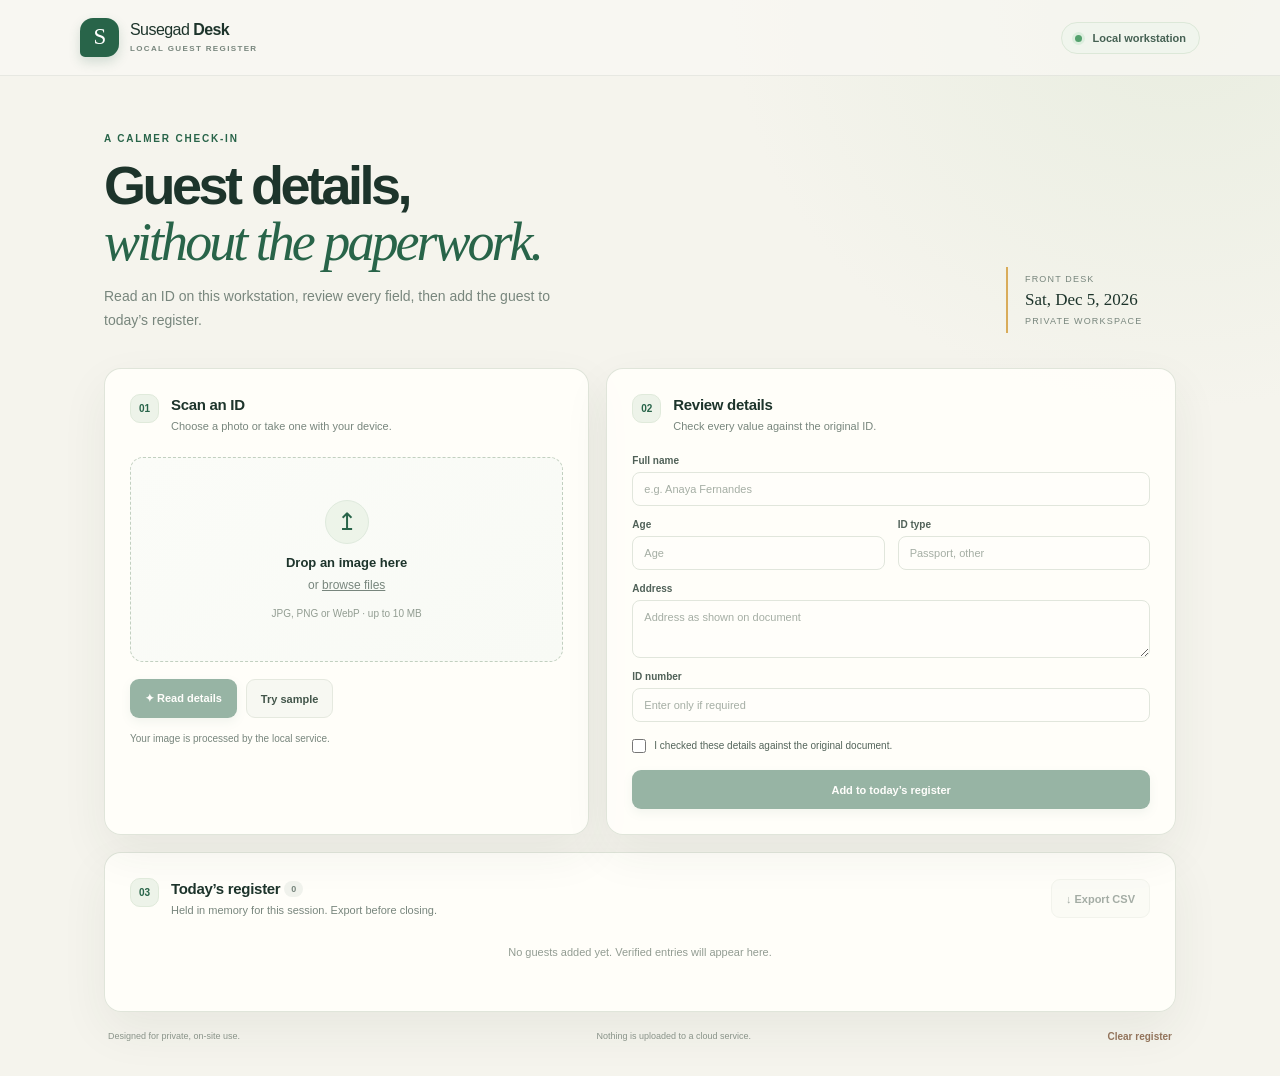
<file: static/index.html>
<!doctype html>
<html lang="en">
<head>
  <meta charset="utf-8"><meta name="viewport" content="width=device-width,initial-scale=1">
  <meta name="theme-color" content="#f4f2eb"><title>Susegad Desk — Guest check-in</title>
  <link rel="stylesheet" href="styles.css">
</head>
<body>
  <header class="topbar"><a class="brand" href="/"><span class="brand-mark">S</span><span>Susegad <b>Desk</b><small>LOCAL GUEST REGISTER</small></span></a><div class="local-pill"><i></i> Local workstation</div></header>
  <main>
    <section class="intro"><div><p class="eyebrow">A calmer check-in</p><h1>Guest details,<br><em>without the paperwork.</em></h1><p class="lede">Read an ID on this workstation, review every field, then add the guest to today’s register.</p></div><div class="date-card"><span>FRONT DESK</span><strong id="today">—</strong><small>Private workspace</small></div></section>
    <div class="layout">
      <section class="card capture-card"><div class="section-heading"><span class="step">01</span><div><h2>Scan an ID</h2><p>Choose a photo or take one with your device.</p></div></div>
        <label class="dropzone" id="dropzone"><input id="file" type="file" accept="image/jpeg,image/png,image/webp" capture="environment"><span class="camera-icon">↥</span><strong>Drop an image here</strong><span>or <u>browse files</u></span><small>JPG, PNG or WebP · up to 10 MB</small></label>
        <div id="preview-wrap" class="preview-wrap hidden"><img id="preview" alt="Selected ID image preview"><button class="text-button" id="clear-image" type="button">Remove image</button></div>
        <div class="action-row"><button id="extract" class="button primary" type="button" disabled><span>✦</span> Read details</button><button id="demo" class="button secondary" type="button">Try sample</button></div>
        <p class="status" id="status" role="status">Your image is processed by the local service.</p>
      </section>
      <section class="card details-card"><div class="section-heading"><span class="step">02</span><div><h2>Review details</h2><p>Check every value against the original ID.</p></div></div>
        <div id="review-badge" class="review-badge hidden"><span>Review needed</span> AI suggestions can be wrong. Verify before saving.</div>
        <form id="guest-form"><div class="field-grid"><label class="field wide">Full name<input name="full_name" autocomplete="off" placeholder="e.g. Anaya Fernandes" required></label><label class="field">Age<input name="age" inputmode="numeric" placeholder="Age"></label><label class="field">ID type<input name="id_type" placeholder="Passport, other"></label><label class="field wide">Address<textarea name="address" rows="3" placeholder="Address as shown on document"></textarea></label><label class="field wide">ID number<input name="id_number" autocomplete="off" placeholder="Enter only if required"></label></div>
          <label class="check"><input id="verified" type="checkbox"> I checked these details against the original document.</label>
          <button class="button primary save-button" type="submit" disabled id="save">Add to today’s register</button>
        </form>
      </section>
    </div>
    <section class="card register-card"><div class="register-head"><div class="section-heading"><span class="step">03</span><div><h2>Today’s register <span class="count" id="count">0</span></h2><p>Held in memory for this session. Export before closing.</p></div></div><button id="export" class="button secondary" type="button" disabled>↓ Export CSV</button></div><div id="empty" class="empty">No guests added yet. Verified entries will appear here.</div><div id="rows" class="rows"></div></section>
    <footer><span>Designed for private, on-site use.</span><span>Nothing is uploaded to a cloud service.</span><button class="text-button" id="clear-register" type="button">Clear register</button></footer>
  </main><script src="app.js" defer></script>
</body></html>
</file>
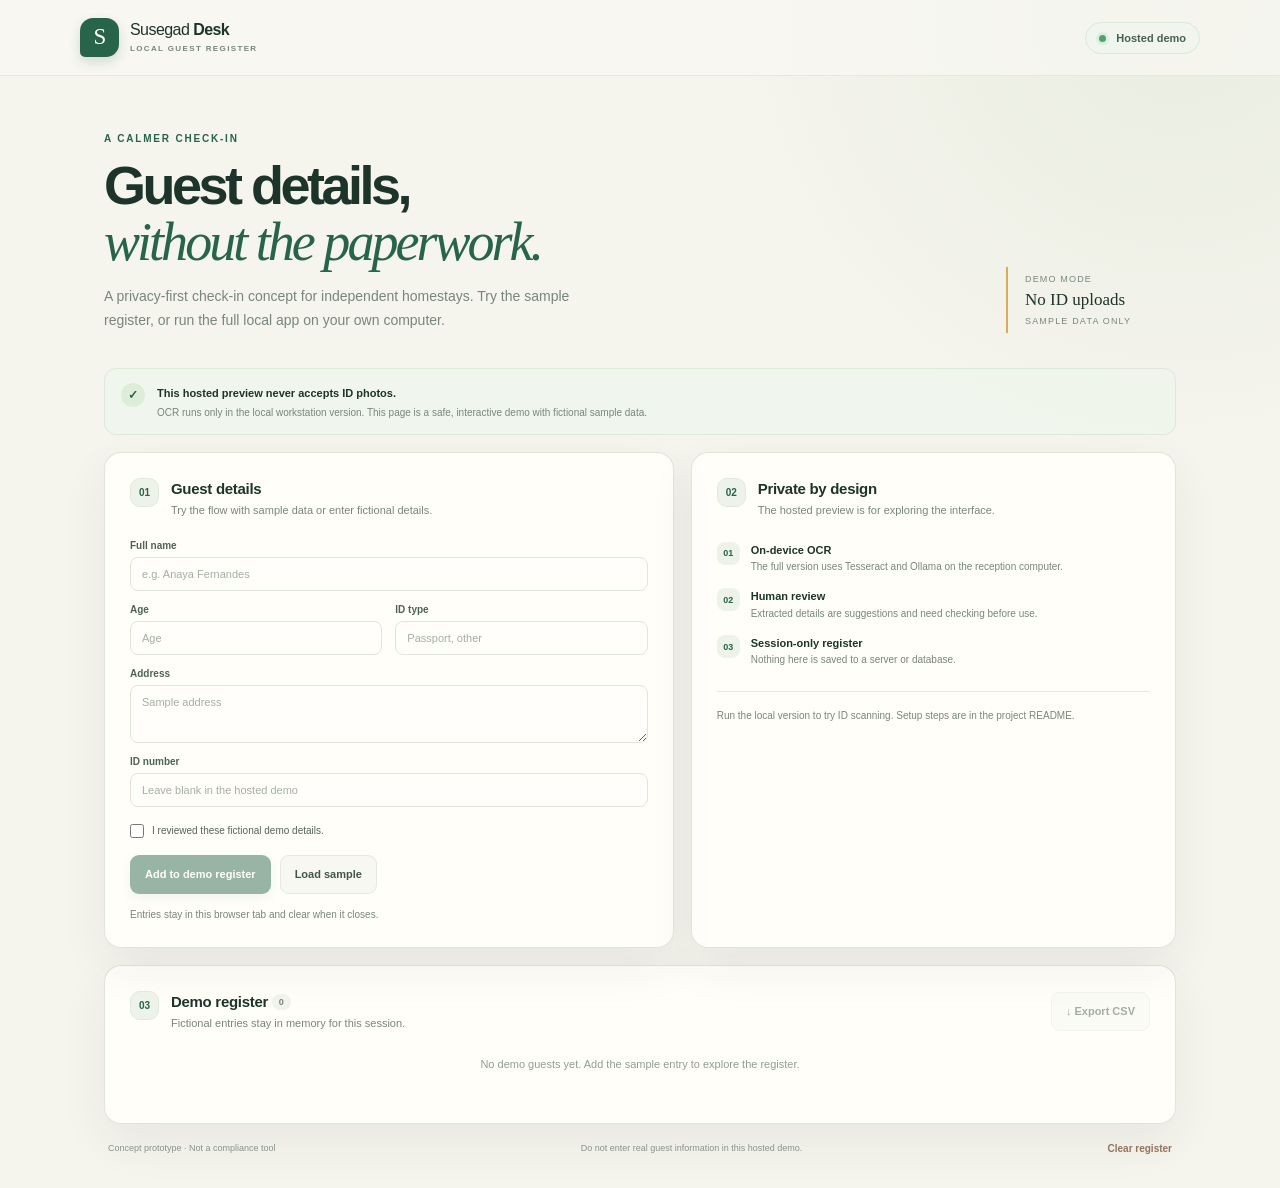
<file: web/index.html>
<!doctype html>
<html lang="en">
<head>
  <meta charset="utf-8">
  <meta name="viewport" content="width=device-width, initial-scale=1">
  <meta name="theme-color" content="#f5f4ed">
  <meta name="description" content="A privacy-first guest check-in concept for independent homestays. Explore the demo without uploading identity documents.">
  <title>Susegad Desk — Hosted demo</title>
  <link rel="stylesheet" href="styles.css">
</head>
<body>
  <header class="topbar"><a class="brand" href="/"><span class="brand-mark">S</span><span>Susegad <b>Desk</b><small>LOCAL GUEST REGISTER</small></span></a><div class="local-pill"><i></i> Hosted demo</div></header>
  <main>
    <section class="intro"><div><p class="eyebrow">A calmer check-in</p><h1>Guest details,<br><em>without the paperwork.</em></h1><p class="lede">A privacy-first check-in concept for independent homestays. Try the sample register, or run the full local app on your own computer.</p></div><div class="date-card"><span>DEMO MODE</span><strong>No ID uploads</strong><small>Sample data only</small></div></section>
    <div class="hosted-notice"><span class="notice-icon">✓</span><div><strong>This hosted preview never accepts ID photos.</strong><p>OCR runs only in the local workstation version. This page is a safe, interactive demo with fictional sample data.</p></div></div>
    <div class="layout demo-layout">
      <section class="card details-card"><div class="section-heading"><span class="step">01</span><div><h2>Guest details</h2><p>Try the flow with sample data or enter fictional details.</p></div></div>
        <form id="guest-form"><div class="field-grid"><label class="field wide">Full name<input name="full_name" autocomplete="off" placeholder="e.g. Anaya Fernandes" required></label><label class="field">Age<input name="age" inputmode="numeric" placeholder="Age"></label><label class="field">ID type<input name="id_type" placeholder="Passport, other"></label><label class="field wide">Address<textarea name="address" rows="3" placeholder="Sample address"></textarea></label><label class="field wide">ID number<input name="id_number" autocomplete="off" placeholder="Leave blank in the hosted demo"></label></div>
          <label class="check"><input id="verified" type="checkbox"> I reviewed these fictional demo details.</label>
          <div class="action-row"><button class="button primary" type="submit" id="save" disabled>Add to demo register</button><button class="button secondary" id="sample" type="button">Load sample</button></div>
        </form><p class="status" id="status" role="status">Entries stay in this browser tab and clear when it closes.</p>
      </section>
      <section class="card about-card"><div class="section-heading"><span class="step">02</span><div><h2>Private by design</h2><p>The hosted preview is for exploring the interface.</p></div></div>
        <div class="feature-list"><div><span>01</span><p><strong>On-device OCR</strong><br>The full version uses Tesseract and Ollama on the reception computer.</p></div><div><span>02</span><p><strong>Human review</strong><br>Extracted details are suggestions and need checking before use.</p></div><div><span>03</span><p><strong>Session-only register</strong><br>Nothing here is saved to a server or database.</p></div></div>
        <div class="local-link">Run the local version to try ID scanning. Setup steps are in the project README.</div>
      </section>
    </div>
    <section class="card register-card"><div class="register-head"><div class="section-heading"><span class="step">03</span><div><h2>Demo register <span class="count" id="count">0</span></h2><p>Fictional entries stay in memory for this session.</p></div></div><button id="export" class="button secondary" type="button" disabled>↓ Export CSV</button></div><div id="empty" class="empty">No demo guests yet. Add the sample entry to explore the register.</div><div id="rows" class="rows"></div></section>
    <footer><span>Concept prototype · Not a compliance tool</span><span>Do not enter real guest information in this hosted demo.</span><button class="text-button" id="clear-register" type="button">Clear register</button></footer>
  </main><script src="app.js" defer></script>
</body>
</html>
</file>
<file: static/styles.css>
:root {
  color-scheme: light;
  --ink: #1d342b;
  --muted: #78867d;
  --line: #e5e9df;
  --cream: #f5f4ed;
  --paper: #fffefa;
  --green: #286449;
  --green-dark: #1c4e39;
  --pale: #edf3e9;
  --gold: #d9ac5a;
  --shadow: 0 18px 48px rgba(40, 61, 43, .065);
}

* { box-sizing: border-box; }

body {
  min-width: 320px;
  margin: 0;
  color: var(--ink);
  background:
    radial-gradient(ellipse at 92% 0%, rgba(220, 230, 210, .5), transparent 28rem),
    var(--cream);
  font-family: "Aptos", "Segoe UI", sans-serif;
  -webkit-font-smoothing: antialiased;
}

.topbar {
  height: 76px;
  padding: 0 max(calc((100vw - 1120px) / 2), 28px);
  display: flex;
  align-items: center;
  justify-content: space-between;
  border-bottom: 1px solid rgba(29, 52, 43, .08);
  background: rgba(250, 249, 244, .72);
}

.brand {
  display: flex;
  align-items: center;
  gap: 11px;
  color: var(--ink);
  text-decoration: none;
  font-size: 16px;
  letter-spacing: -.035em;
  line-height: 1.05;
}

.brand-mark {
  width: 39px;
  height: 39px;
  display: grid;
  place-items: center;
  border-radius: 13px 13px 13px 5px;
  color: white;
  background: var(--green);
  box-shadow: 0 5px 12px rgba(40, 100, 73, .18);
  font-family: Georgia, serif;
  font-size: 23px;
}

.brand small {
  display: block;
  margin-top: 6px;
  color: var(--muted);
  font-size: 8px;
  font-weight: 700;
  letter-spacing: .17em;
}

.local-pill {
  padding: 9px 13px;
  border: 1px solid #dce8d8;
  border-radius: 30px;
  color: #456153;
  background: #f0f5ed;
  font-size: 11px;
  font-weight: 600;
}

.local-pill i {
  width: 7px;
  height: 7px;
  display: inline-block;
  margin-right: 7px;
  border-radius: 50%;
  background: #54a16d;
  box-shadow: 0 0 0 3px #dceede;
}

main { max-width: 1120px; margin: 0 auto; padding: 0 24px; }

.intro {
  display: flex;
  align-items: end;
  justify-content: space-between;
  padding: 57px 0 35px;
}

.eyebrow {
  margin: 0 0 13px;
  color: var(--green);
  font-size: 10px;
  font-weight: 700;
  letter-spacing: .18em;
  text-transform: uppercase;
}

h1 {
  margin: 0;
  font-size: clamp(38px, 5vw, 54px);
  font-weight: 650;
  letter-spacing: -.065em;
  line-height: 1.04;
}

h1 em {
  color: var(--green);
  font-family: Georgia, "Times New Roman", serif;
  font-weight: 400;
  letter-spacing: -.055em;
}

.lede {
  max-width: 480px;
  margin: 15px 0 0;
  color: var(--muted);
  font-size: 14px;
  line-height: 1.7;
}

.date-card {
  min-width: 170px;
  display: grid;
  gap: 6px;
  padding: 7px 0 7px 17px;
  border-left: 2px solid var(--gold);
}

.date-card span, .date-card small {
  color: var(--muted);
  font-size: 9px;
  letter-spacing: .13em;
  text-transform: uppercase;
}

.date-card strong { font-family: Georgia, serif; font-size: 17px; font-weight: 400; }

.layout { display: grid; grid-template-columns: .92fr 1.08fr; gap: 17px; }

.card {
  padding: 25px;
  border: 1px solid rgba(221, 227, 215, .9);
  border-radius: 17px;
  background: rgba(255, 254, 250, .92);
  box-shadow: var(--shadow);
}

.section-heading { display: flex; align-items: flex-start; gap: 12px; }

.step {
  width: 29px;
  height: 29px;
  flex: none;
  display: grid;
  place-items: center;
  border: 1px solid #e0eadb;
  border-radius: 10px;
  color: var(--green);
  background: var(--pale);
  font-size: 10px;
  font-weight: 700;
}

.section-heading h2 { margin: 2px 0 5px; font-size: 15px; letter-spacing: -.02em; }
.section-heading p { margin: 0; color: var(--muted); font-size: 11px; line-height: 1.5; }

.dropzone {
  min-height: 205px;
  display: flex;
  flex-direction: column;
  align-items: center;
  justify-content: center;
  gap: 8px;
  margin-top: 23px;
  border: 1px dashed #c2d0c0;
  border-radius: 13px;
  color: var(--muted);
  background: linear-gradient(145deg, #fbfcf8, #f8faf5);
  cursor: pointer;
  font-size: 12px;
  transition: border-color .18s ease, background .18s ease, transform .18s ease;
}

.dropzone:hover, .dropzone.drag {
  transform: translateY(-1px);
  border-color: var(--green);
  background: #f1f7ef;
}

.dropzone input { display: none; }
.dropzone strong { color: var(--ink); font-size: 13px; }
.dropzone small { margin-top: 8px; color: #929d92; font-size: 10px; }

.camera-icon {
  width: 44px;
  height: 44px;
  display: grid;
  place-items: center;
  margin-bottom: 3px;
  border: 1px solid #dfeadd;
  border-radius: 50%;
  color: var(--green);
  background: #edf4e9;
  font-size: 24px;
}

.preview-wrap { display: flex; align-items: center; gap: 12px; margin-top: 14px; }
.preview-wrap img { width: 94px; height: 68px; border: 1px solid var(--line); border-radius: 9px; object-fit: cover; }
.action-row { display: flex; gap: 9px; margin-top: 17px; }

.button {
  min-height: 39px;
  padding: 10px 14px;
  border: 1px solid transparent;
  border-radius: 9px;
  font: 650 11px "Aptos", "Segoe UI", sans-serif;
  cursor: pointer;
  transition: transform .16s ease, box-shadow .16s ease, background .16s ease;
}

.button:hover:not(:disabled) { transform: translateY(-1px); }
.button:focus-visible, .text-button:focus-visible, .remove:focus-visible { outline: 3px solid #b5d5b6; outline-offset: 2px; }
.button:disabled { opacity: .48; cursor: not-allowed; }

.primary {
  color: white;
  background: var(--green);
  box-shadow: 0 4px 10px rgba(40, 100, 73, .12);
}

.primary:hover:not(:disabled) { background: var(--green-dark); box-shadow: 0 6px 14px rgba(40, 100, 73, .19); }
.secondary { border-color: var(--line); color: #42554a; background: #f7f8f2; }
.secondary:hover:not(:disabled) { background: #eff3eb; }

.status { min-height: 15px; margin: 13px 0 0; color: var(--muted); font-size: 10px; line-height: 1.5; }
.status.error { color: #ad4438; }
.status.success { color: var(--green); }

.field-grid { display: grid; grid-template-columns: 1fr 1fr; gap: 13px; margin-top: 21px; }
.field { display: flex; flex-direction: column; gap: 6px; color: #506158; font-size: 10px; font-weight: 650; }
.field.wide { grid-column: span 2; }

.field input, .field textarea {
  width: 100%;
  padding: 10px 11px;
  border: 1px solid #e1e6dc;
  border-radius: 8px;
  outline: none;
  color: var(--ink);
  background: #fffefa;
  font: 400 11px "Aptos", "Segoe UI", sans-serif;
  resize: vertical;
  transition: border-color .15s ease, box-shadow .15s ease, background .15s ease;
}

.field input:focus, .field textarea:focus { border-color: #8caf91; background: white; box-shadow: 0 0 0 3px #edf4e9; }
.field input::placeholder, .field textarea::placeholder { color: #a5aea4; }
.check { display: flex; align-items: center; gap: 8px; margin: 17px 0; color: #53645a; font-size: 10px; line-height: 1.4; }
.check input { width: 14px; height: 14px; margin: 0; accent-color: var(--green); }
.save-button { width: 100%; }

.review-badge {
  margin-top: 17px;
  padding: 10px 12px;
  border: 1px solid #f1e5c8;
  border-radius: 9px;
  color: #81652a;
  background: #fff8e9;
  font-size: 10px;
  line-height: 1.5;
}

.review-badge span { display: block; margin-bottom: 2px; font-weight: 700; }
.hidden { display: none !important; }
.register-card { margin-top: 17px; }
.register-head { display: flex; align-items: center; justify-content: space-between; gap: 15px; }
.count { padding: 3px 7px; border-radius: 20px; color: var(--muted); background: #f0f2ec; font: 650 9px "Aptos", "Segoe UI", sans-serif; vertical-align: 2px; }
.empty { padding: 27px 10px 11px; color: #929c92; font-size: 11px; text-align: center; }
.rows { margin-top: 17px; }

.guest-row {
  display: grid;
  grid-template-columns: 1.3fr 1fr auto;
  align-items: center;
  gap: 12px;
  padding: 13px 0;
  border-top: 1px solid var(--line);
  font-size: 11px;
}

.guest-row strong { font-size: 11px; }
.guest-row small { display: block; margin-top: 4px; color: var(--muted); font-size: 9px; }
.remove { border: 0; color: #a15f54; background: transparent; cursor: pointer; font: 600 10px "Aptos", "Segoe UI", sans-serif; }

footer {
  display: flex;
  justify-content: space-between;
  gap: 12px;
  padding: 19px 4px 34px;
  color: #899389;
  font-size: 9px;
}

.text-button { padding: 0; border: 0; color: var(--green); background: none; cursor: pointer; font: 650 10px "Aptos", "Segoe UI", sans-serif; }
footer .text-button { color: #92735b; }

.hosted-notice {
  display: flex;
  align-items: flex-start;
  gap: 12px;
  margin: 0 0 17px;
  padding: 14px 16px;
  border: 1px solid #dce8d8;
  border-radius: 12px;
  background: rgba(240, 246, 237, .82);
}
.notice-icon { width: 24px; height: 24px; flex: none; display: grid; place-items: center; border-radius: 50%; color: var(--green); background: #deedda; font-size: 12px; font-weight: 700; }
.hosted-notice strong { font-size: 11px; }
.hosted-notice p { margin: 4px 0 0; color: var(--muted); font-size: 10px; line-height: 1.55; }
.demo-layout { grid-template-columns: 1.08fr .92fr; }
.action-row { align-items: center; }
.feature-list { display: grid; gap: 14px; margin-top: 23px; }
.feature-list > div { display: flex; align-items: flex-start; gap: 11px; }
.feature-list > div > span { width: 23px; height: 23px; flex: none; display: grid; place-items: center; border-radius: 8px; color: var(--green); background: var(--pale); font-size: 9px; font-weight: 700; }
.feature-list p { margin: 0; color: var(--muted); font-size: 10px; line-height: 1.55; }
.feature-list strong { color: var(--ink); font-size: 11px; }
.local-link { display: block; margin-top: 23px; padding-top: 16px; border-top: 1px solid var(--line); color: var(--muted); font-size: 10px; line-height: 1.55; }
@media (max-width: 760px) { .demo-layout { grid-template-columns: 1fr; } }

@media (max-width: 760px) {
  .topbar { height: 68px; padding: 0 18px; }
  main { padding: 0 16px; }
  .intro { padding: 39px 0 25px; }
  .date-card { display: none; }
  .layout { grid-template-columns: 1fr; gap: 13px; }
  .card { padding: 20px; border-radius: 14px; }
  .dropzone { min-height: 170px; }
  .register-head { align-items: flex-start; }
  .register-head > .button { white-space: nowrap; padding: 9px 10px; }
  .guest-row { grid-template-columns: 1fr auto; }
  .guest-row > div:nth-child(2) { grid-column: 1; }
  .guest-row .remove { grid-column: 2; grid-row: 1 / 3; }
  footer { flex-wrap: wrap; }
}

@media (max-width: 420px) {
  h1 { font-size: 36px; }
  .lede { font-size: 12px; }
  .register-head { flex-direction: column; }
  .field-grid { gap: 11px; }
}

@media (prefers-reduced-motion: reduce) {
  *, *::before, *::after { scroll-behavior: auto !important; transition-duration: .01ms !important; }
}
</file>
<file: web/styles.css>
:root {
  color-scheme: light;
  --ink: #1d342b;
  --muted: #78867d;
  --line: #e5e9df;
  --cream: #f5f4ed;
  --paper: #fffefa;
  --green: #286449;
  --green-dark: #1c4e39;
  --pale: #edf3e9;
  --gold: #d9ac5a;
  --shadow: 0 18px 48px rgba(40, 61, 43, .065);
}

* { box-sizing: border-box; }

body {
  min-width: 320px;
  margin: 0;
  color: var(--ink);
  background:
    radial-gradient(ellipse at 92% 0%, rgba(220, 230, 210, .5), transparent 28rem),
    var(--cream);
  font-family: "Aptos", "Segoe UI", sans-serif;
  -webkit-font-smoothing: antialiased;
}

.topbar {
  height: 76px;
  padding: 0 max(calc((100vw - 1120px) / 2), 28px);
  display: flex;
  align-items: center;
  justify-content: space-between;
  border-bottom: 1px solid rgba(29, 52, 43, .08);
  background: rgba(250, 249, 244, .72);
}

.brand {
  display: flex;
  align-items: center;
  gap: 11px;
  color: var(--ink);
  text-decoration: none;
  font-size: 16px;
  letter-spacing: -.035em;
  line-height: 1.05;
}

.brand-mark {
  width: 39px;
  height: 39px;
  display: grid;
  place-items: center;
  border-radius: 13px 13px 13px 5px;
  color: white;
  background: var(--green);
  box-shadow: 0 5px 12px rgba(40, 100, 73, .18);
  font-family: Georgia, serif;
  font-size: 23px;
}

.brand small {
  display: block;
  margin-top: 6px;
  color: var(--muted);
  font-size: 8px;
  font-weight: 700;
  letter-spacing: .17em;
}

.local-pill {
  padding: 9px 13px;
  border: 1px solid #dce8d8;
  border-radius: 30px;
  color: #456153;
  background: #f0f5ed;
  font-size: 11px;
  font-weight: 600;
}

.local-pill i {
  width: 7px;
  height: 7px;
  display: inline-block;
  margin-right: 7px;
  border-radius: 50%;
  background: #54a16d;
  box-shadow: 0 0 0 3px #dceede;
}

main { max-width: 1120px; margin: 0 auto; padding: 0 24px; }

.intro {
  display: flex;
  align-items: end;
  justify-content: space-between;
  padding: 57px 0 35px;
}

.eyebrow {
  margin: 0 0 13px;
  color: var(--green);
  font-size: 10px;
  font-weight: 700;
  letter-spacing: .18em;
  text-transform: uppercase;
}

h1 {
  margin: 0;
  font-size: clamp(38px, 5vw, 54px);
  font-weight: 650;
  letter-spacing: -.065em;
  line-height: 1.04;
}

h1 em {
  color: var(--green);
  font-family: Georgia, "Times New Roman", serif;
  font-weight: 400;
  letter-spacing: -.055em;
}

.lede {
  max-width: 480px;
  margin: 15px 0 0;
  color: var(--muted);
  font-size: 14px;
  line-height: 1.7;
}

.date-card {
  min-width: 170px;
  display: grid;
  gap: 6px;
  padding: 7px 0 7px 17px;
  border-left: 2px solid var(--gold);
}

.date-card span, .date-card small {
  color: var(--muted);
  font-size: 9px;
  letter-spacing: .13em;
  text-transform: uppercase;
}

.date-card strong { font-family: Georgia, serif; font-size: 17px; font-weight: 400; }

.layout { display: grid; grid-template-columns: .92fr 1.08fr; gap: 17px; }

.card {
  padding: 25px;
  border: 1px solid rgba(221, 227, 215, .9);
  border-radius: 17px;
  background: rgba(255, 254, 250, .92);
  box-shadow: var(--shadow);
}

.section-heading { display: flex; align-items: flex-start; gap: 12px; }

.step {
  width: 29px;
  height: 29px;
  flex: none;
  display: grid;
  place-items: center;
  border: 1px solid #e0eadb;
  border-radius: 10px;
  color: var(--green);
  background: var(--pale);
  font-size: 10px;
  font-weight: 700;
}

.section-heading h2 { margin: 2px 0 5px; font-size: 15px; letter-spacing: -.02em; }
.section-heading p { margin: 0; color: var(--muted); font-size: 11px; line-height: 1.5; }

.dropzone {
  min-height: 205px;
  display: flex;
  flex-direction: column;
  align-items: center;
  justify-content: center;
  gap: 8px;
  margin-top: 23px;
  border: 1px dashed #c2d0c0;
  border-radius: 13px;
  color: var(--muted);
  background: linear-gradient(145deg, #fbfcf8, #f8faf5);
  cursor: pointer;
  font-size: 12px;
  transition: border-color .18s ease, background .18s ease, transform .18s ease;
}

.dropzone:hover, .dropzone.drag {
  transform: translateY(-1px);
  border-color: var(--green);
  background: #f1f7ef;
}

.dropzone input { display: none; }
.dropzone strong { color: var(--ink); font-size: 13px; }
.dropzone small { margin-top: 8px; color: #929d92; font-size: 10px; }

.camera-icon {
  width: 44px;
  height: 44px;
  display: grid;
  place-items: center;
  margin-bottom: 3px;
  border: 1px solid #dfeadd;
  border-radius: 50%;
  color: var(--green);
  background: #edf4e9;
  font-size: 24px;
}

.preview-wrap { display: flex; align-items: center; gap: 12px; margin-top: 14px; }
.preview-wrap img { width: 94px; height: 68px; border: 1px solid var(--line); border-radius: 9px; object-fit: cover; }
.action-row { display: flex; gap: 9px; margin-top: 17px; }

.button {
  min-height: 39px;
  padding: 10px 14px;
  border: 1px solid transparent;
  border-radius: 9px;
  font: 650 11px "Aptos", "Segoe UI", sans-serif;
  cursor: pointer;
  transition: transform .16s ease, box-shadow .16s ease, background .16s ease;
}

.button:hover:not(:disabled) { transform: translateY(-1px); }
.button:focus-visible, .text-button:focus-visible, .remove:focus-visible { outline: 3px solid #b5d5b6; outline-offset: 2px; }
.button:disabled { opacity: .48; cursor: not-allowed; }

.primary {
  color: white;
  background: var(--green);
  box-shadow: 0 4px 10px rgba(40, 100, 73, .12);
}

.primary:hover:not(:disabled) { background: var(--green-dark); box-shadow: 0 6px 14px rgba(40, 100, 73, .19); }
.secondary { border-color: var(--line); color: #42554a; background: #f7f8f2; }
.secondary:hover:not(:disabled) { background: #eff3eb; }

.status { min-height: 15px; margin: 13px 0 0; color: var(--muted); font-size: 10px; line-height: 1.5; }
.status.error { color: #ad4438; }
.status.success { color: var(--green); }

.field-grid { display: grid; grid-template-columns: 1fr 1fr; gap: 13px; margin-top: 21px; }
.field { display: flex; flex-direction: column; gap: 6px; color: #506158; font-size: 10px; font-weight: 650; }
.field.wide { grid-column: span 2; }

.field input, .field textarea {
  width: 100%;
  padding: 10px 11px;
  border: 1px solid #e1e6dc;
  border-radius: 8px;
  outline: none;
  color: var(--ink);
  background: #fffefa;
  font: 400 11px "Aptos", "Segoe UI", sans-serif;
  resize: vertical;
  transition: border-color .15s ease, box-shadow .15s ease, background .15s ease;
}

.field input:focus, .field textarea:focus { border-color: #8caf91; background: white; box-shadow: 0 0 0 3px #edf4e9; }
.field input::placeholder, .field textarea::placeholder { color: #a5aea4; }
.check { display: flex; align-items: center; gap: 8px; margin: 17px 0; color: #53645a; font-size: 10px; line-height: 1.4; }
.check input { width: 14px; height: 14px; margin: 0; accent-color: var(--green); }
.save-button { width: 100%; }

.review-badge {
  margin-top: 17px;
  padding: 10px 12px;
  border: 1px solid #f1e5c8;
  border-radius: 9px;
  color: #81652a;
  background: #fff8e9;
  font-size: 10px;
  line-height: 1.5;
}

.review-badge span { display: block; margin-bottom: 2px; font-weight: 700; }
.hidden { display: none !important; }
.register-card { margin-top: 17px; }
.register-head { display: flex; align-items: center; justify-content: space-between; gap: 15px; }
.count { padding: 3px 7px; border-radius: 20px; color: var(--muted); background: #f0f2ec; font: 650 9px "Aptos", "Segoe UI", sans-serif; vertical-align: 2px; }
.empty { padding: 27px 10px 11px; color: #929c92; font-size: 11px; text-align: center; }
.rows { margin-top: 17px; }

.guest-row {
  display: grid;
  grid-template-columns: 1.3fr 1fr auto;
  align-items: center;
  gap: 12px;
  padding: 13px 0;
  border-top: 1px solid var(--line);
  font-size: 11px;
}

.guest-row strong { font-size: 11px; }
.guest-row small { display: block; margin-top: 4px; color: var(--muted); font-size: 9px; }
.remove { border: 0; color: #a15f54; background: transparent; cursor: pointer; font: 600 10px "Aptos", "Segoe UI", sans-serif; }

footer {
  display: flex;
  justify-content: space-between;
  gap: 12px;
  padding: 19px 4px 34px;
  color: #899389;
  font-size: 9px;
}

.text-button { padding: 0; border: 0; color: var(--green); background: none; cursor: pointer; font: 650 10px "Aptos", "Segoe UI", sans-serif; }
footer .text-button { color: #92735b; }

.hosted-notice {
  display: flex;
  align-items: flex-start;
  gap: 12px;
  margin: 0 0 17px;
  padding: 14px 16px;
  border: 1px solid #dce8d8;
  border-radius: 12px;
  background: rgba(240, 246, 237, .82);
}
.notice-icon { width: 24px; height: 24px; flex: none; display: grid; place-items: center; border-radius: 50%; color: var(--green); background: #deedda; font-size: 12px; font-weight: 700; }
.hosted-notice strong { font-size: 11px; }
.hosted-notice p { margin: 4px 0 0; color: var(--muted); font-size: 10px; line-height: 1.55; }
.demo-layout { grid-template-columns: 1.08fr .92fr; }
.action-row { align-items: center; }
.feature-list { display: grid; gap: 14px; margin-top: 23px; }
.feature-list > div { display: flex; align-items: flex-start; gap: 11px; }
.feature-list > div > span { width: 23px; height: 23px; flex: none; display: grid; place-items: center; border-radius: 8px; color: var(--green); background: var(--pale); font-size: 9px; font-weight: 700; }
.feature-list p { margin: 0; color: var(--muted); font-size: 10px; line-height: 1.55; }
.feature-list strong { color: var(--ink); font-size: 11px; }
.local-link { display: block; margin-top: 23px; padding-top: 16px; border-top: 1px solid var(--line); color: var(--muted); font-size: 10px; line-height: 1.55; }
@media (max-width: 760px) { .demo-layout { grid-template-columns: 1fr; } }

@media (max-width: 760px) {
  .topbar { height: 68px; padding: 0 18px; }
  main { padding: 0 16px; }
  .intro { padding: 39px 0 25px; }
  .date-card { display: none; }
  .layout { grid-template-columns: 1fr; gap: 13px; }
  .card { padding: 20px; border-radius: 14px; }
  .dropzone { min-height: 170px; }
  .register-head { align-items: flex-start; }
  .register-head > .button { white-space: nowrap; padding: 9px 10px; }
  .guest-row { grid-template-columns: 1fr auto; }
  .guest-row > div:nth-child(2) { grid-column: 1; }
  .guest-row .remove { grid-column: 2; grid-row: 1 / 3; }
  footer { flex-wrap: wrap; }
}

@media (max-width: 420px) {
  h1 { font-size: 36px; }
  .lede { font-size: 12px; }
  .register-head { flex-direction: column; }
  .field-grid { gap: 11px; }
}

@media (prefers-reduced-motion: reduce) {
  *, *::before, *::after { scroll-behavior: auto !important; transition-duration: .01ms !important; }
}
</file>
